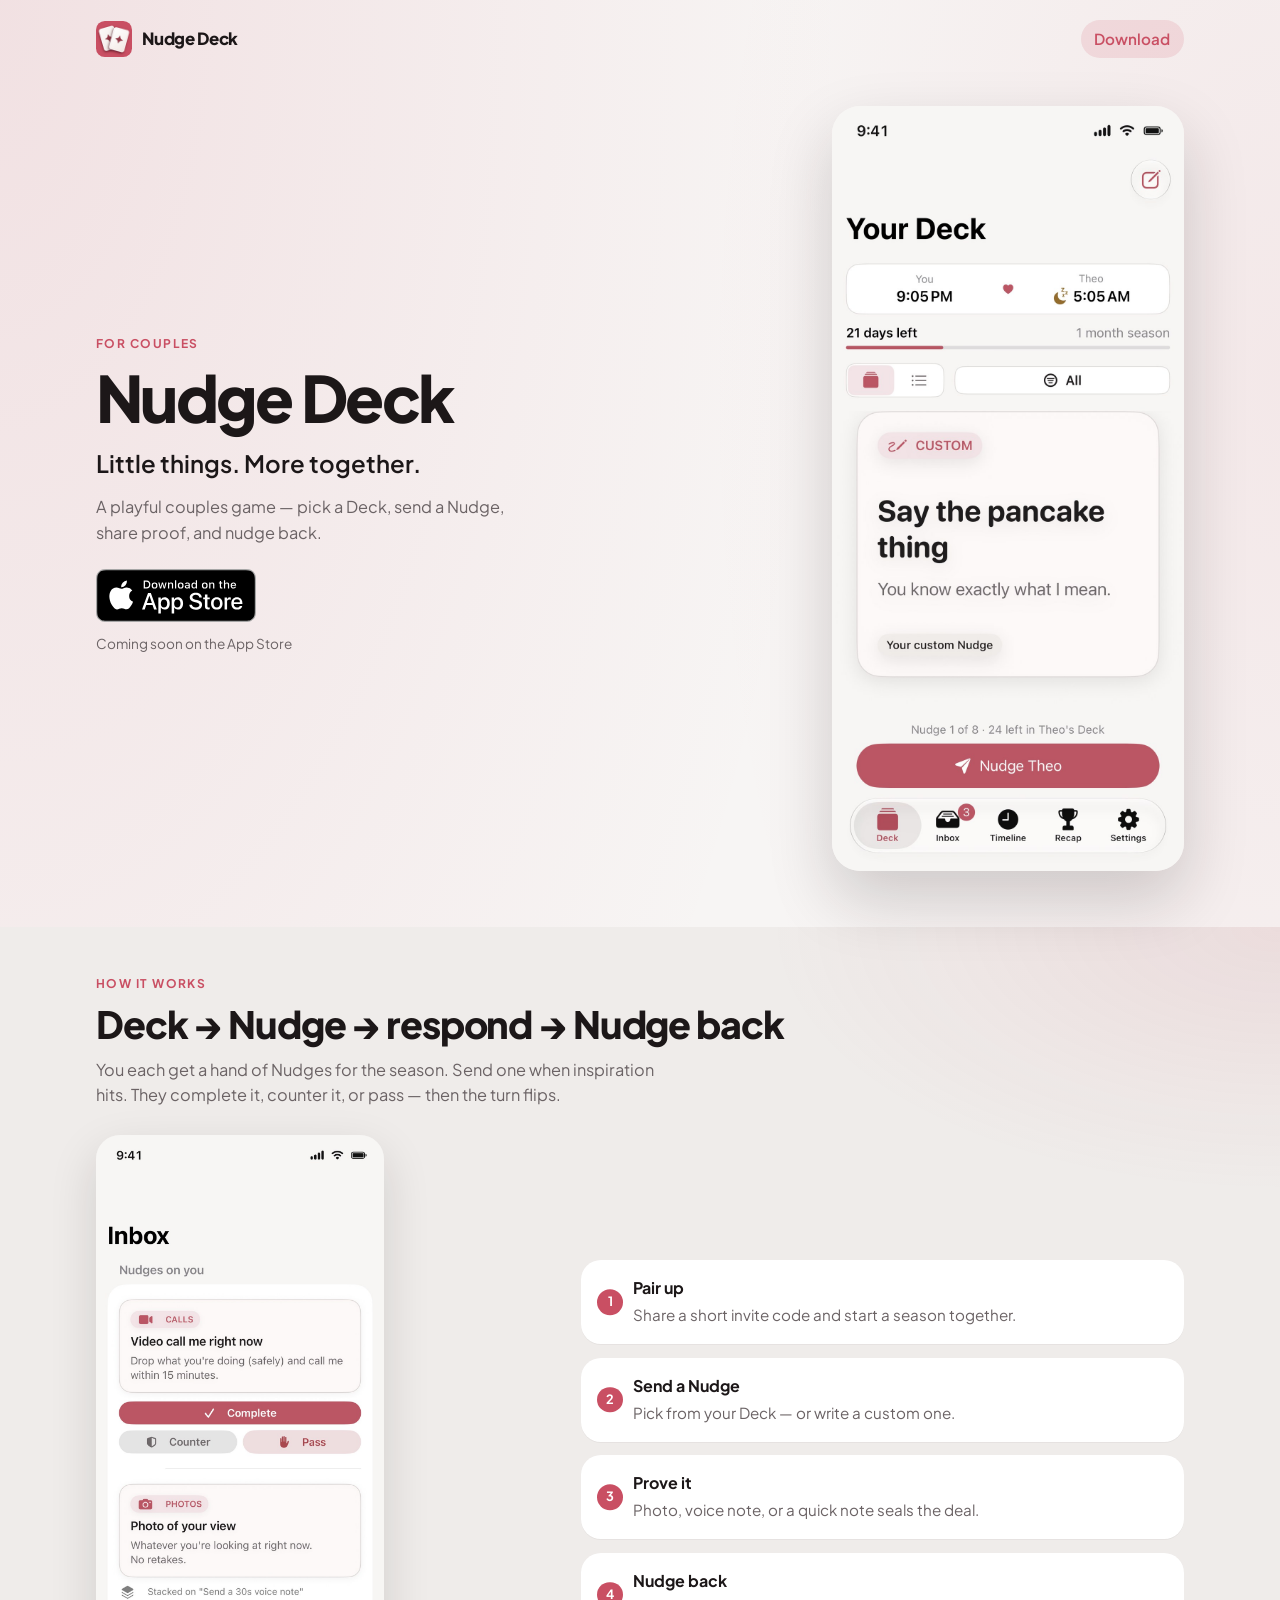
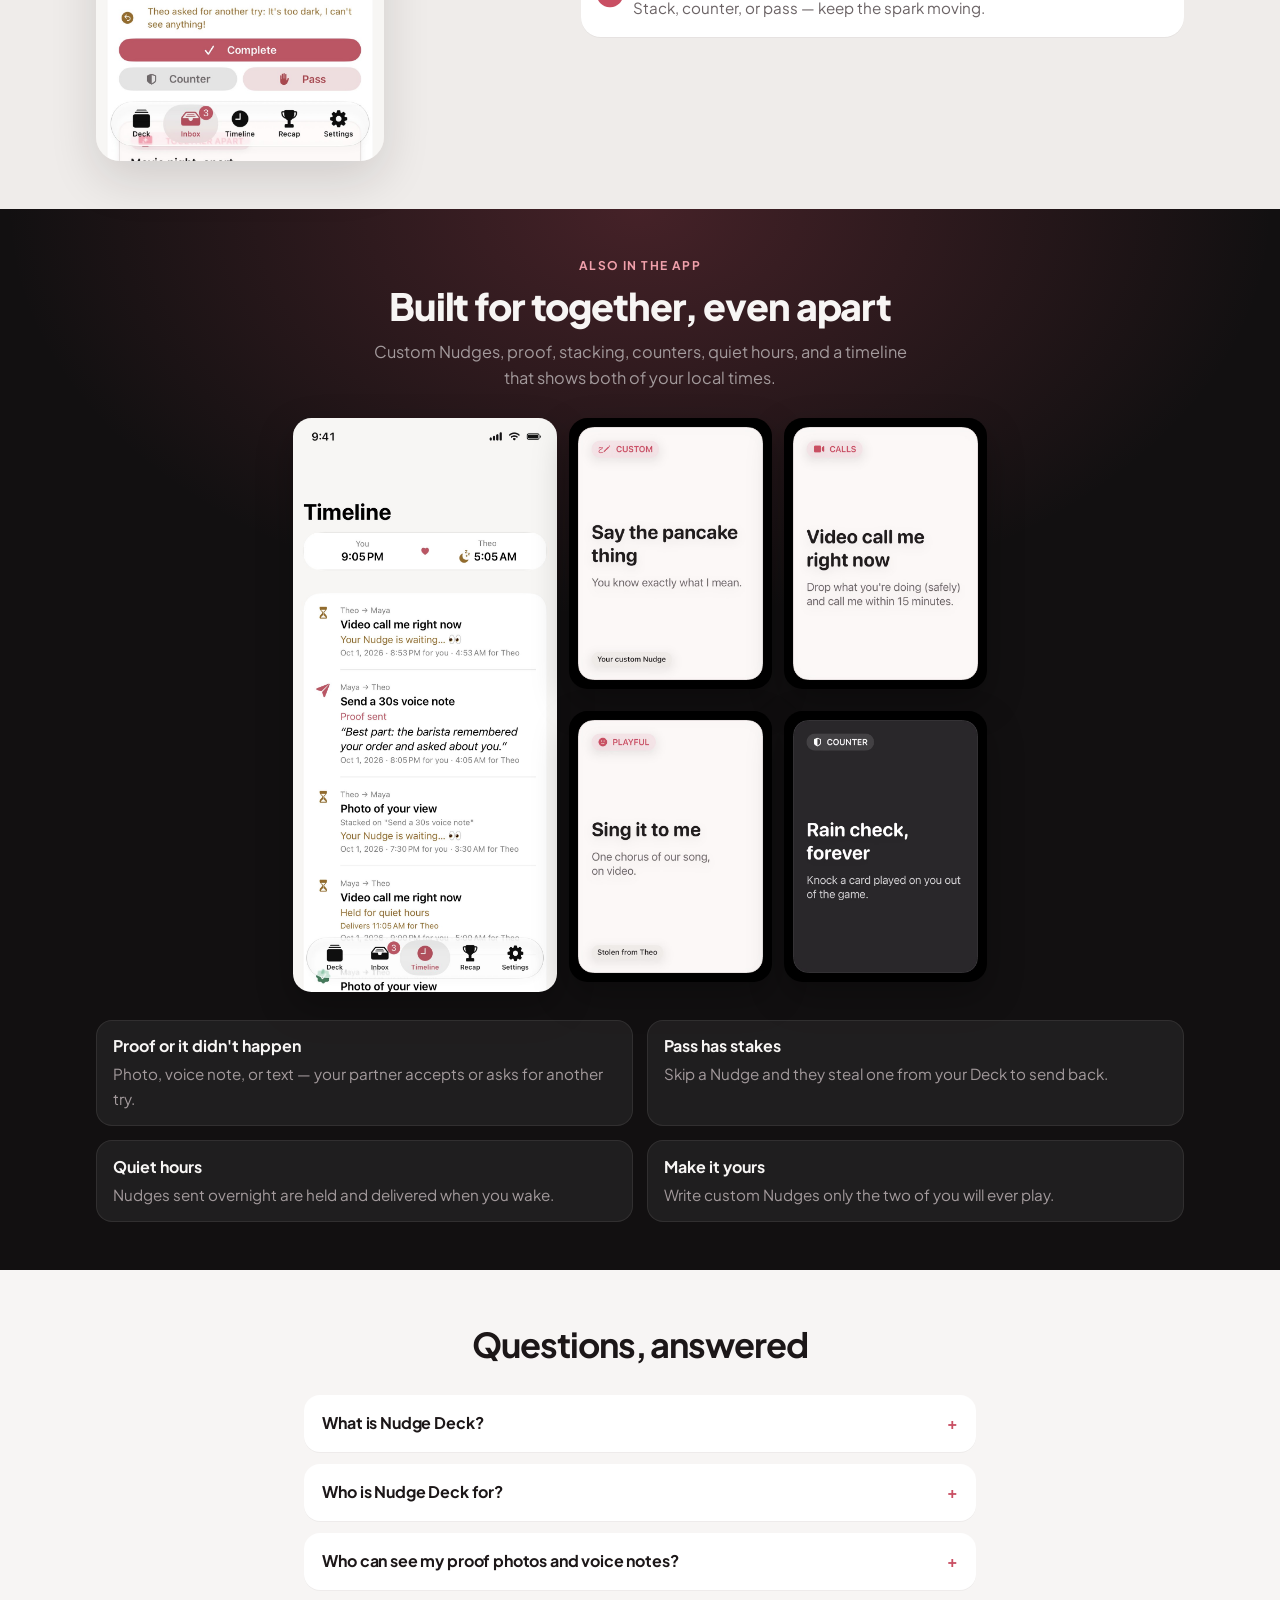
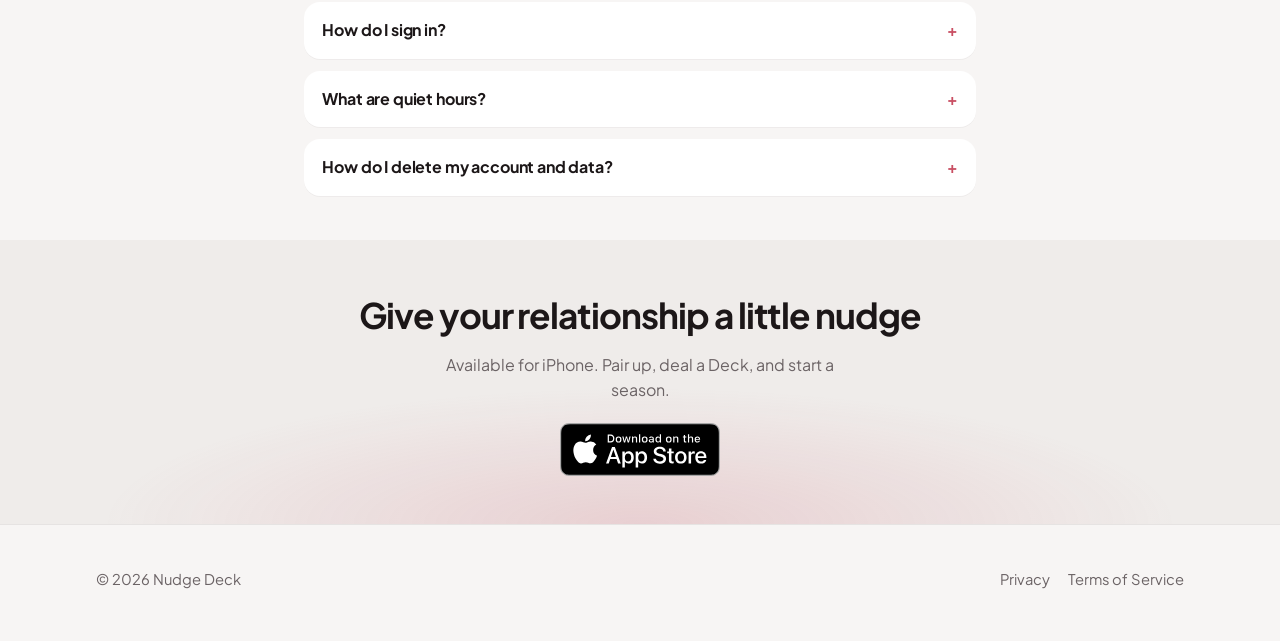
<file: landing/index.html>
<!DOCTYPE html>
<html lang="en">
	<head>
		<meta charset="UTF-8" />
		<meta name="viewport" content="width=device-width, initial-scale=1.0" />
		<!-- Set when the App Store listing is live -->
		<meta name="nudgedeck:app-store-url" content="" />
		<title>Nudge Deck — Little things. More together.</title>
		<meta
			name="description"
			content="Nudge Deck is a playful couples game for iOS. Pick a Deck, send a Nudge, share proof, and nudge back — little challenges that keep you close."
		/>
		<link rel="canonical" href="https://nudgedeck.app/" />
		<meta name="robots" content="index, follow" />
		<meta name="theme-color" content="#C94F63" />
		<meta property="og:type" content="website" />
		<meta property="og:site_name" content="Nudge Deck" />
		<meta property="og:url" content="https://nudgedeck.app/" />
		<meta property="og:title" content="Nudge Deck — Little things. More together." />
		<meta
			property="og:description"
			content="A playful couples game: pick a Deck, send a Nudge, share proof, and nudge back."
		/>
		<meta property="og:image" content="https://nudgedeck.app/assets/og-image.jpg" />
		<meta property="og:image:width" content="1200" />
		<meta property="og:image:height" content="630" />
		<meta name="twitter:card" content="summary_large_image" />
		<meta name="twitter:title" content="Nudge Deck — Little things. More together." />
		<meta
			name="twitter:description"
			content="A playful couples game for couples who want little moments, more often."
		/>
		<meta name="twitter:image" content="https://nudgedeck.app/assets/og-image.jpg" />
		<link rel="icon" type="image/png" href="./assets/favicon.png" />
		<link rel="apple-touch-icon" href="./assets/app-icon.png" />
		<link rel="stylesheet" href="./styles.css" />
		<script type="application/ld+json">
			{
				"@context": "https://schema.org",
				"@graph": [
					{
						"@type": "Organization",
						"@id": "https://nudgedeck.app/#organization",
						"name": "Nudge Deck",
						"url": "https://nudgedeck.app/",
						"email": "hello@nudgedeck.app",
						"logo": "https://nudgedeck.app/assets/app-icon.png"
					},
					{
						"@type": "SoftwareApplication",
						"@id": "https://nudgedeck.app/#app",
						"name": "Nudge Deck",
						"applicationCategory": "LifestyleApplication",
						"operatingSystem": "iOS",
						"description": "A playful couples game where you send each other little challenges, dares, questions, and things to do together.",
						"url": "https://nudgedeck.app/",
						"image": "https://nudgedeck.app/assets/og-image.jpg",
						"author": { "@id": "https://nudgedeck.app/#organization" },
						"offers": {
							"@type": "Offer",
							"price": "0",
							"priceCurrency": "USD"
						}
					},
					{
						"@type": "WebSite",
						"@id": "https://nudgedeck.app/#website",
						"url": "https://nudgedeck.app/",
						"name": "Nudge Deck",
						"publisher": { "@id": "https://nudgedeck.app/#organization" },
						"inLanguage": "en"
					},
					{
						"@type": "FAQPage",
						"@id": "https://nudgedeck.app/#faq",
						"mainEntity": [
							{
								"@type": "Question",
								"name": "What is Nudge Deck?",
								"acceptedAnswer": {
									"@type": "Answer",
									"text": "Nudge Deck is a playful couples game for iOS. You and your partner share a Deck of Nudges — little challenges, dares, questions, and things to do together — then take turns sending, responding, and nudging back."
								}
							},
							{
								"@type": "Question",
								"name": "Who is Nudge Deck for?",
								"acceptedAnswer": {
									"@type": "Answer",
									"text": "Nudge Deck is built for couples. You pair with one partner using an invite code and play together for a season."
								}
							},
							{
								"@type": "Question",
								"name": "Who can see my proof photos and voice notes?",
								"acceptedAnswer": {
									"@type": "Answer",
									"text": "Proof you attach to a Nudge is visible to your paired partner. It is not shown to other users."
								}
							},
							{
								"@type": "Question",
								"name": "How do I sign in?",
								"acceptedAnswer": {
									"@type": "Answer",
									"text": "Nudge Deck uses Sign in with Apple to create and secure your account."
								}
							},
							{
								"@type": "Question",
								"name": "What are quiet hours?",
								"acceptedAnswer": {
									"@type": "Answer",
									"text": "Quiet hours let you pause delivery of new Nudges overnight or during focus time. Nudges your partner sends during quiet hours are held and delivered when quiet hours end."
								}
							},
							{
								"@type": "Question",
								"name": "How do I delete my account and data?",
								"acceptedAnswer": {
									"@type": "Answer",
									"text": "Email hello@nudgedeck.app to request account and data deletion. We will confirm when the deletion is complete."
								}
							}
						]
					}
				]
			}
		</script>
	</head>
	<body>
		<a class="skip-link" href="#main">Skip to content</a>
		<header class="site-header">
			<div class="wrap-wide nav">
				<a class="brand" href="/">
					<img src="./assets/brand-icon.png" width="72" height="72" alt="" />
					<span>Nudge Deck</span>
				</a>
				<a class="nav-link" href="#download">Download</a>
			</div>
		</header>

		<main id="main">
			<section class="hero">
				<div class="wrap-wide hero-grid">
					<div class="hero-copy">
						<p class="eyebrow">For couples</p>
						<h1>Nudge Deck</h1>
						<p class="tagline">Little things. More together.</p>
						<p class="support">
							A playful couples game — pick a Deck, send a Nudge, share proof, and
							nudge back.
						</p>
						<div class="cta-row" id="download">
							<a
								class="app-store-badge"
								id="app-store-link"
								href="#download"
								aria-label="Download on the App Store"
							>
								<img
									src="./assets/app-store-badge.svg"
									width="160"
									height="54"
									alt="Download on the App Store"
								/>
							</a>
							<p class="cta-note" id="cta-note">Coming soon on the App Store</p>
						</div>
					</div>
					<div class="hero-visual">
						<img
							src="./assets/screenshots/phone-deck.jpg"
							width="990"
							height="2152"
							alt="Nudge Deck Your Deck screen with a custom Nudge ready to send"
							fetchpriority="high"
						/>
					</div>
				</div>
			</section>

			<section class="section soft" aria-labelledby="how-heading">
				<div class="wrap-wide">
					<p class="section-label">How it works</p>
					<h2 id="how-heading">Deck → Nudge → respond → Nudge back</h2>
					<p class="section-copy">
						You each get a hand of Nudges for the season. Send one when inspiration
						hits. They complete it, counter it, or pass — then the turn flips.
					</p>
					<div class="how-grid">
						<div class="how-visual">
							<img
								src="./assets/screenshots/phone-inbox.jpg"
								width="990"
								height="2152"
								alt="Inbox with Nudges to complete, counter, or pass"
								loading="lazy"
							/>
						</div>
						<ol class="steps">
							<li>
								<strong>Pair up</strong>
								<span>Share a short invite code and start a season together.</span>
							</li>
							<li>
								<strong>Send a Nudge</strong>
								<span>Pick from your Deck — or write a custom one.</span>
							</li>
							<li>
								<strong>Prove it</strong>
								<span>Photo, voice note, or a quick note seals the deal.</span>
							</li>
							<li>
								<strong>Nudge back</strong>
								<span>Stack, counter, or pass — keep the spark moving.</span>
							</li>
						</ol>
					</div>
				</div>
			</section>

			<section class="section dark" aria-labelledby="features-heading">
				<div class="wrap-wide">
					<div class="features-intro">
						<p class="section-label">Also in the app</p>
						<h2 id="features-heading">Built for together, even apart</h2>
						<p class="section-copy">
							Custom Nudges, proof, stacking, counters, quiet hours, and a timeline
							that shows both of your local times.
						</p>
					</div>

					<div class="feature-mosaic">
						<img
							class="phone"
							src="./assets/screenshots/phone-timeline.jpg"
							width="990"
							height="2152"
							alt="Timeline of stacked Nudges across time zones"
							loading="lazy"
						/>
						<img
							class="card"
							src="./assets/screenshots/card-custom.jpg"
							width="720"
							height="960"
							alt="Custom Nudge card — Say the pancake thing"
							loading="lazy"
						/>
						<img
							class="card"
							src="./assets/screenshots/card-calls.jpg"
							width="720"
							height="960"
							alt="Calls Nudge — Video call me right now"
							loading="lazy"
						/>
						<img
							class="card"
							src="./assets/screenshots/card-playful.jpg"
							width="720"
							height="960"
							alt="Playful Nudge — Sing it to me"
							loading="lazy"
						/>
						<img
							class="card"
							src="./assets/screenshots/card-counter.jpg"
							width="720"
							height="960"
							alt="Counter card — Rain check, forever"
							loading="lazy"
						/>
					</div>

					<ul class="feature-points">
						<li>
							<strong>Proof or it didn't happen</strong>
							<span>Photo, voice note, or text — your partner accepts or asks for another try.</span>
						</li>
						<li>
							<strong>Pass has stakes</strong>
							<span>Skip a Nudge and they steal one from your Deck to send back.</span>
						</li>
						<li>
							<strong>Quiet hours</strong>
							<span>Nudges sent overnight are held and delivered when you wake.</span>
						</li>
						<li>
							<strong>Make it yours</strong>
							<span>Write custom Nudges only the two of you will ever play.</span>
						</li>
					</ul>
				</div>
			</section>

			<section class="faq wrap" aria-labelledby="faq-heading">
				<h2 id="faq-heading">Questions, answered</h2>
				<details>
					<summary>What is Nudge Deck?</summary>
					<p>
						Nudge Deck is a playful couples game for iOS. You and your partner share
						a Deck of Nudges — little challenges, dares, questions, and things to do
						together — then take turns sending, responding, and nudging back.
					</p>
				</details>
				<details>
					<summary>Who is Nudge Deck for?</summary>
					<p>
						Nudge Deck is built for couples. You pair with one partner using an
						invite code and play together for a season.
					</p>
				</details>
				<details>
					<summary>Who can see my proof photos and voice notes?</summary>
					<p>
						Proof you attach to a Nudge is visible to your paired partner. It is not
						shown to other users.
					</p>
				</details>
				<details>
					<summary>How do I sign in?</summary>
					<p>
						Nudge Deck uses Sign in with Apple to create and secure your account.
					</p>
				</details>
				<details>
					<summary>What are quiet hours?</summary>
					<p>
						Quiet hours let you pause delivery of new Nudges overnight or during
						focus time. Nudges your partner sends during quiet hours are held and
						delivered when quiet hours end.
					</p>
				</details>
				<details>
					<summary>How do I delete my account and data?</summary>
					<p>
						Email
						<a href="mailto:hello@nudgedeck.app">hello@nudgedeck.app</a>
						to request account and data deletion. We will confirm when the deletion
						is complete.
					</p>
				</details>
			</section>

			<section class="download" aria-labelledby="get-heading">
				<div class="wrap">
					<h2 id="get-heading">Give your relationship a little nudge</h2>
					<p>Available for iPhone. Pair up, deal a Deck, and start a season.</p>
					<a
						class="app-store-badge"
						id="app-store-link-footer"
						href="#download"
						aria-label="Download on the App Store"
					>
						<img
							src="./assets/app-store-badge.svg"
							width="160"
							height="54"
							alt="Download on the App Store"
						/>
					</a>
				</div>
			</section>
		</main>

		<footer class="site-footer">
			<div class="wrap-wide footer-inner">
				<p>© <span id="year">2026</span> Nudge Deck</p>
				<nav class="footer-links" aria-label="Footer">
					<a href="./privacy">Privacy</a>
					<a href="./terms">Terms of Service</a>
				</nav>
			</div>
		</footer>

		<script>
			(function () {
				var yearEl = document.getElementById("year");
				if (yearEl) yearEl.textContent = String(new Date().getFullYear());

				var meta = document.querySelector('meta[name="nudgedeck:app-store-url"]');
				var url = meta && meta.getAttribute("content") ? meta.getAttribute("content").trim() : "";
				var links = [
					document.getElementById("app-store-link"),
					document.getElementById("app-store-link-footer"),
				];
				var note = document.getElementById("cta-note");
				if (url) {
					links.forEach(function (link) {
						if (!link) return;
						link.href = url;
						link.target = "_blank";
						link.rel = "noopener noreferrer";
					});
					if (note) note.hidden = true;
				}
			})();
		</script>
	</body>
</html>
</file>
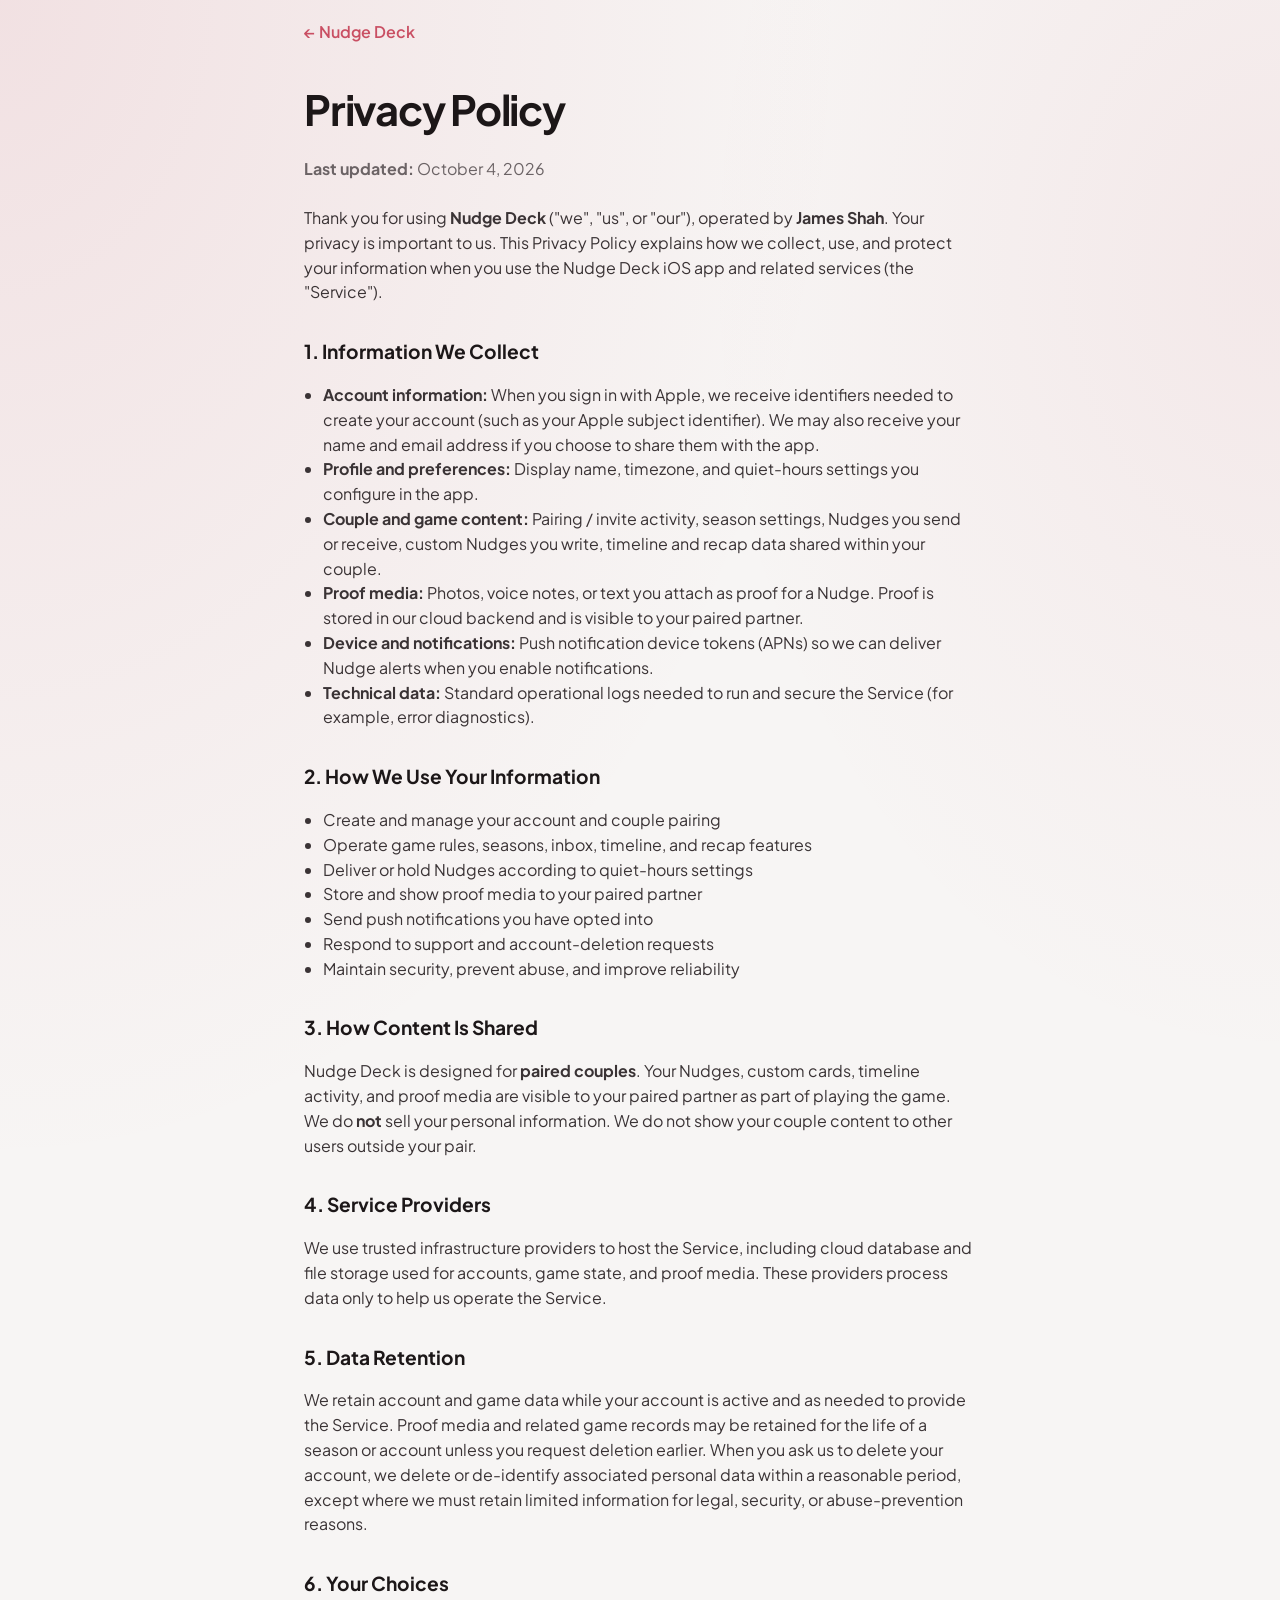
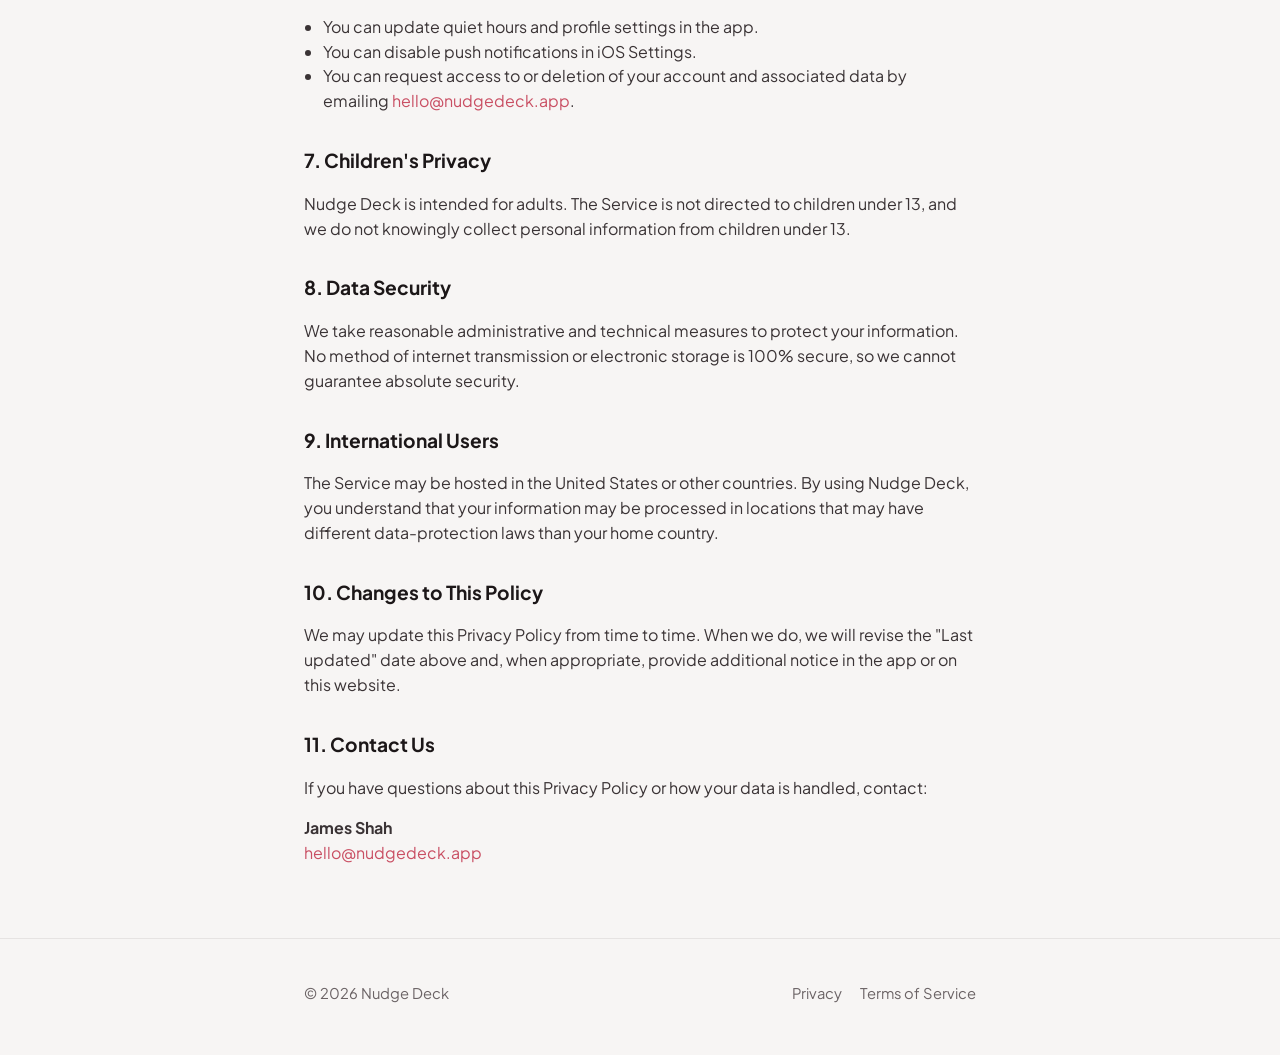
<file: landing/privacy.html>
<!DOCTYPE html>
<html lang="en">
	<head>
		<meta charset="UTF-8" />
		<meta name="viewport" content="width=device-width, initial-scale=1.0" />
		<title>Privacy Policy — Nudge Deck</title>
		<meta
			name="description"
			content="Privacy Policy for Nudge Deck, the playful couples game for iOS."
		/>
		<link rel="canonical" href="https://nudgedeck.app/privacy.html" />
		<meta name="robots" content="index, follow" />
		<meta property="og:type" content="website" />
		<meta property="og:url" content="https://nudgedeck.app/privacy.html" />
		<meta property="og:title" content="Privacy Policy — Nudge Deck" />
		<meta
			property="og:description"
			content="How Nudge Deck collects, uses, and protects your information."
		/>
		<meta property="og:image" content="https://nudgedeck.app/assets/og-image.jpg" />
		<link rel="icon" type="image/png" href="./assets/favicon.png" />
		<link rel="stylesheet" href="./styles.css" />
	</head>
	<body>
		<header class="legal-nav wrap">
			<a href="./">← Nudge Deck</a>
		</header>
		<main class="legal">
			<h1>Privacy Policy</h1>
			<p class="updated"><strong>Last updated:</strong> October 4, 2026</p>

			<p>
				Thank you for using <strong>Nudge Deck</strong> ("we", "us", or "our"),
				operated by <strong>James Shah</strong>. Your privacy is important to us.
				This Privacy Policy explains how we collect, use, and protect your
				information when you use the Nudge Deck iOS app and related services
				(the "Service").
			</p>

			<h2>1. Information We Collect</h2>
			<ul>
				<li>
					<strong>Account information:</strong> When you sign in with Apple, we
					receive identifiers needed to create your account (such as your Apple
					subject identifier). We may also receive your name and email address
					if you choose to share them with the app.
				</li>
				<li>
					<strong>Profile and preferences:</strong> Display name, timezone, and
					quiet-hours settings you configure in the app.
				</li>
				<li>
					<strong>Couple and game content:</strong> Pairing / invite activity,
					season settings, Nudges you send or receive, custom Nudges you write,
					timeline and recap data shared within your couple.
				</li>
				<li>
					<strong>Proof media:</strong> Photos, voice notes, or text you attach
					as proof for a Nudge. Proof is stored in our cloud backend and is
					visible to your paired partner.
				</li>
				<li>
					<strong>Device and notifications:</strong> Push notification device
					tokens (APNs) so we can deliver Nudge alerts when you enable
					notifications.
				</li>
				<li>
					<strong>Technical data:</strong> Standard operational logs needed to
					run and secure the Service (for example, error diagnostics).
				</li>
			</ul>

			<h2>2. How We Use Your Information</h2>
			<ul>
				<li>Create and manage your account and couple pairing</li>
				<li>Operate game rules, seasons, inbox, timeline, and recap features</li>
				<li>Deliver or hold Nudges according to quiet-hours settings</li>
				<li>Store and show proof media to your paired partner</li>
				<li>Send push notifications you have opted into</li>
				<li>Respond to support and account-deletion requests</li>
				<li>Maintain security, prevent abuse, and improve reliability</li>
			</ul>

			<h2>3. How Content Is Shared</h2>
			<p>
				Nudge Deck is designed for <strong>paired couples</strong>. Your Nudges,
				custom cards, timeline activity, and proof media are visible to your
				paired partner as part of playing the game. We do
				<strong>not</strong> sell your personal information. We do not show your
				couple content to other users outside your pair.
			</p>

			<h2>4. Service Providers</h2>
			<p>
				We use trusted infrastructure providers to host the Service, including
				cloud database and file storage used for accounts, game state, and proof
				media. These providers process data only to help us operate the Service.
			</p>

			<h2>5. Data Retention</h2>
			<p>
				We retain account and game data while your account is active and as
				needed to provide the Service. Proof media and related game records may
				be retained for the life of a season or account unless you request
				deletion earlier. When you ask us to delete your account, we delete or
				de-identify associated personal data within a reasonable period, except
				where we must retain limited information for legal, security, or
				abuse-prevention reasons.
			</p>

			<h2>6. Your Choices</h2>
			<ul>
				<li>You can update quiet hours and profile settings in the app.</li>
				<li>You can disable push notifications in iOS Settings.</li>
				<li>
					You can request access to or deletion of your account and associated
					data by emailing
					<a href="mailto:hello@nudgedeck.app">hello@nudgedeck.app</a>.
				</li>
			</ul>

			<h2>7. Children's Privacy</h2>
			<p>
				Nudge Deck is intended for adults. The Service is not directed to
				children under 13, and we do not knowingly collect personal information
				from children under 13.
			</p>

			<h2>8. Data Security</h2>
			<p>
				We take reasonable administrative and technical measures to protect your
				information. No method of internet transmission or electronic storage is
				100% secure, so we cannot guarantee absolute security.
			</p>

			<h2>9. International Users</h2>
			<p>
				The Service may be hosted in the United States or other countries. By
				using Nudge Deck, you understand that your information may be processed
				in locations that may have different data-protection laws than your home
				country.
			</p>

			<h2>10. Changes to This Policy</h2>
			<p>
				We may update this Privacy Policy from time to time. When we do, we will
				revise the "Last updated" date above and, when appropriate, provide
				additional notice in the app or on this website.
			</p>

			<h2>11. Contact Us</h2>
			<p>
				If you have questions about this Privacy Policy or how your data is
				handled, contact:
			</p>
			<p>
				<strong>James Shah</strong><br />
				<a href="mailto:hello@nudgedeck.app">hello@nudgedeck.app</a>
			</p>
		</main>
		<footer class="site-footer">
			<div class="wrap footer-inner">
				<p>© <span id="year">2026</span> Nudge Deck</p>
				<nav class="footer-links" aria-label="Footer">
					<a href="./privacy">Privacy</a>
					<a href="./terms">Terms of Service</a>
				</nav>
			</div>
		</footer>
		<script>
			document.getElementById("year").textContent = String(new Date().getFullYear());
		</script>
	</body>
</html>
</file>
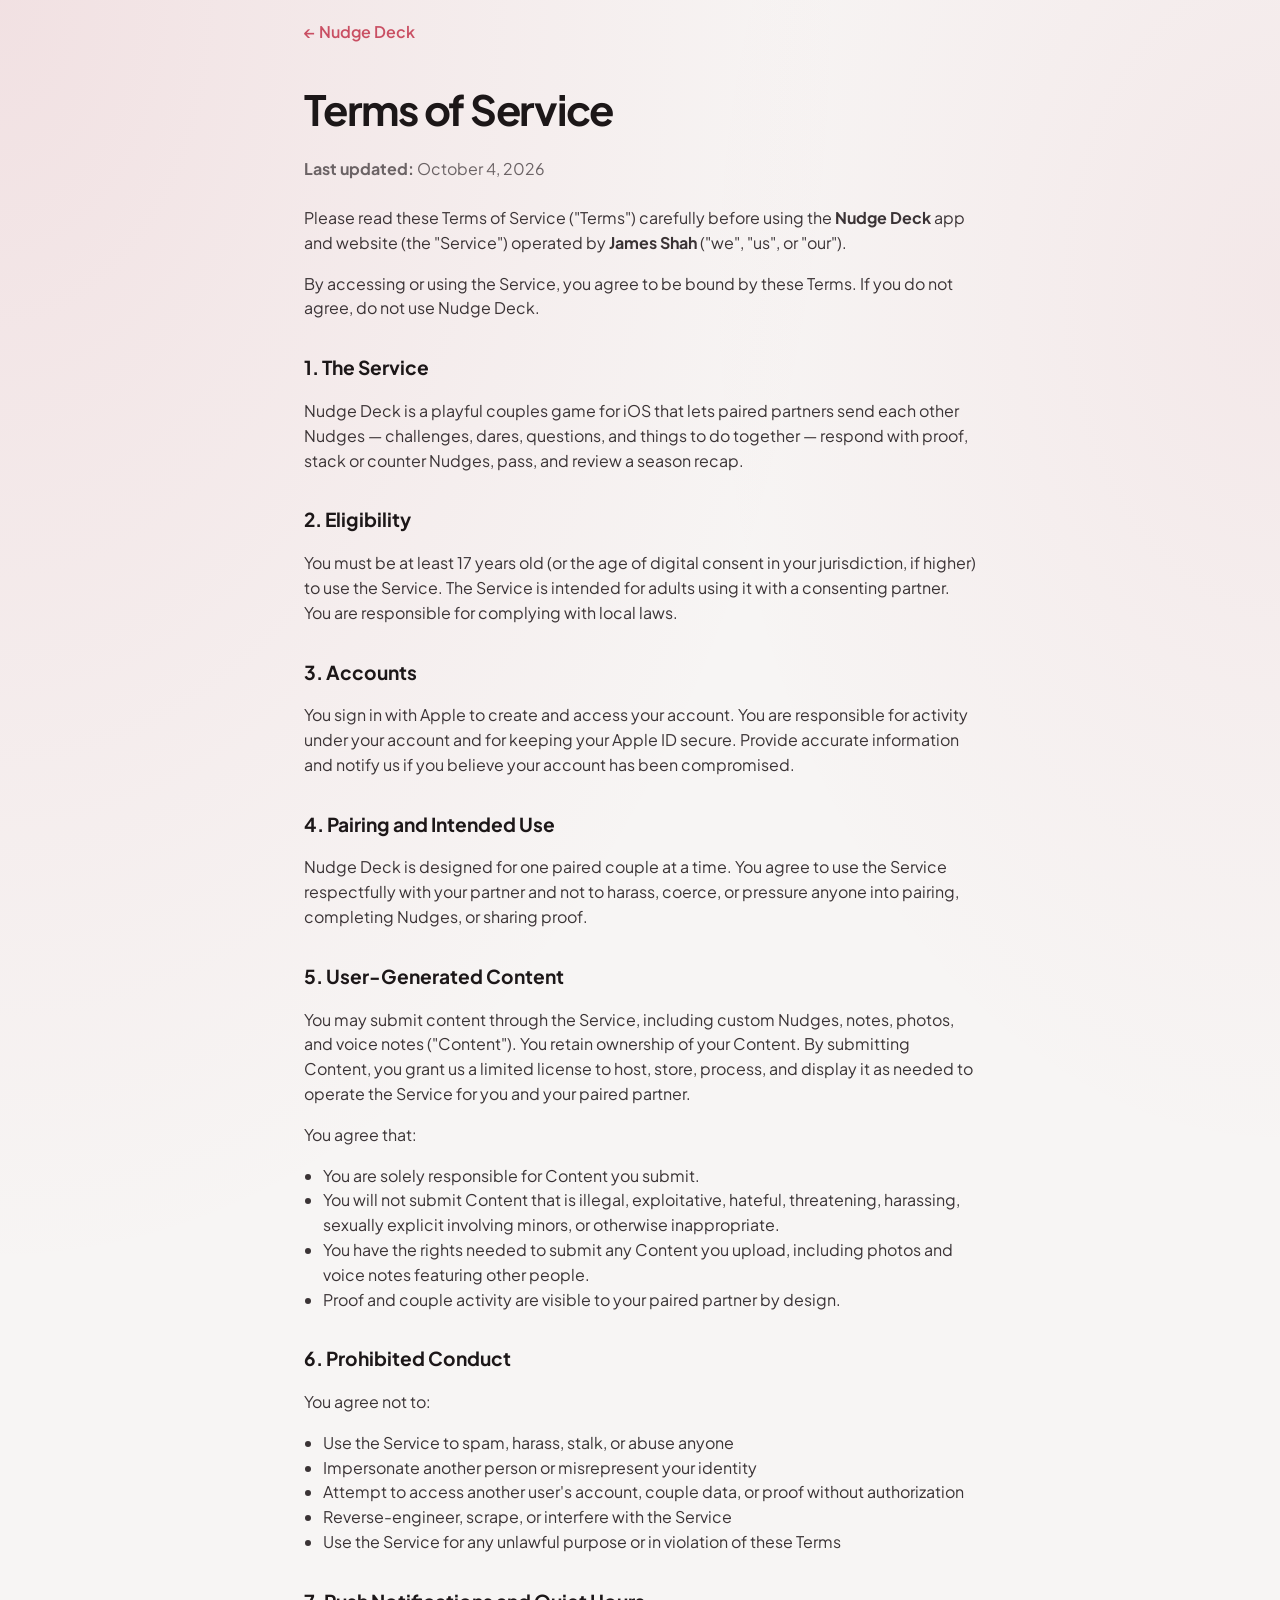
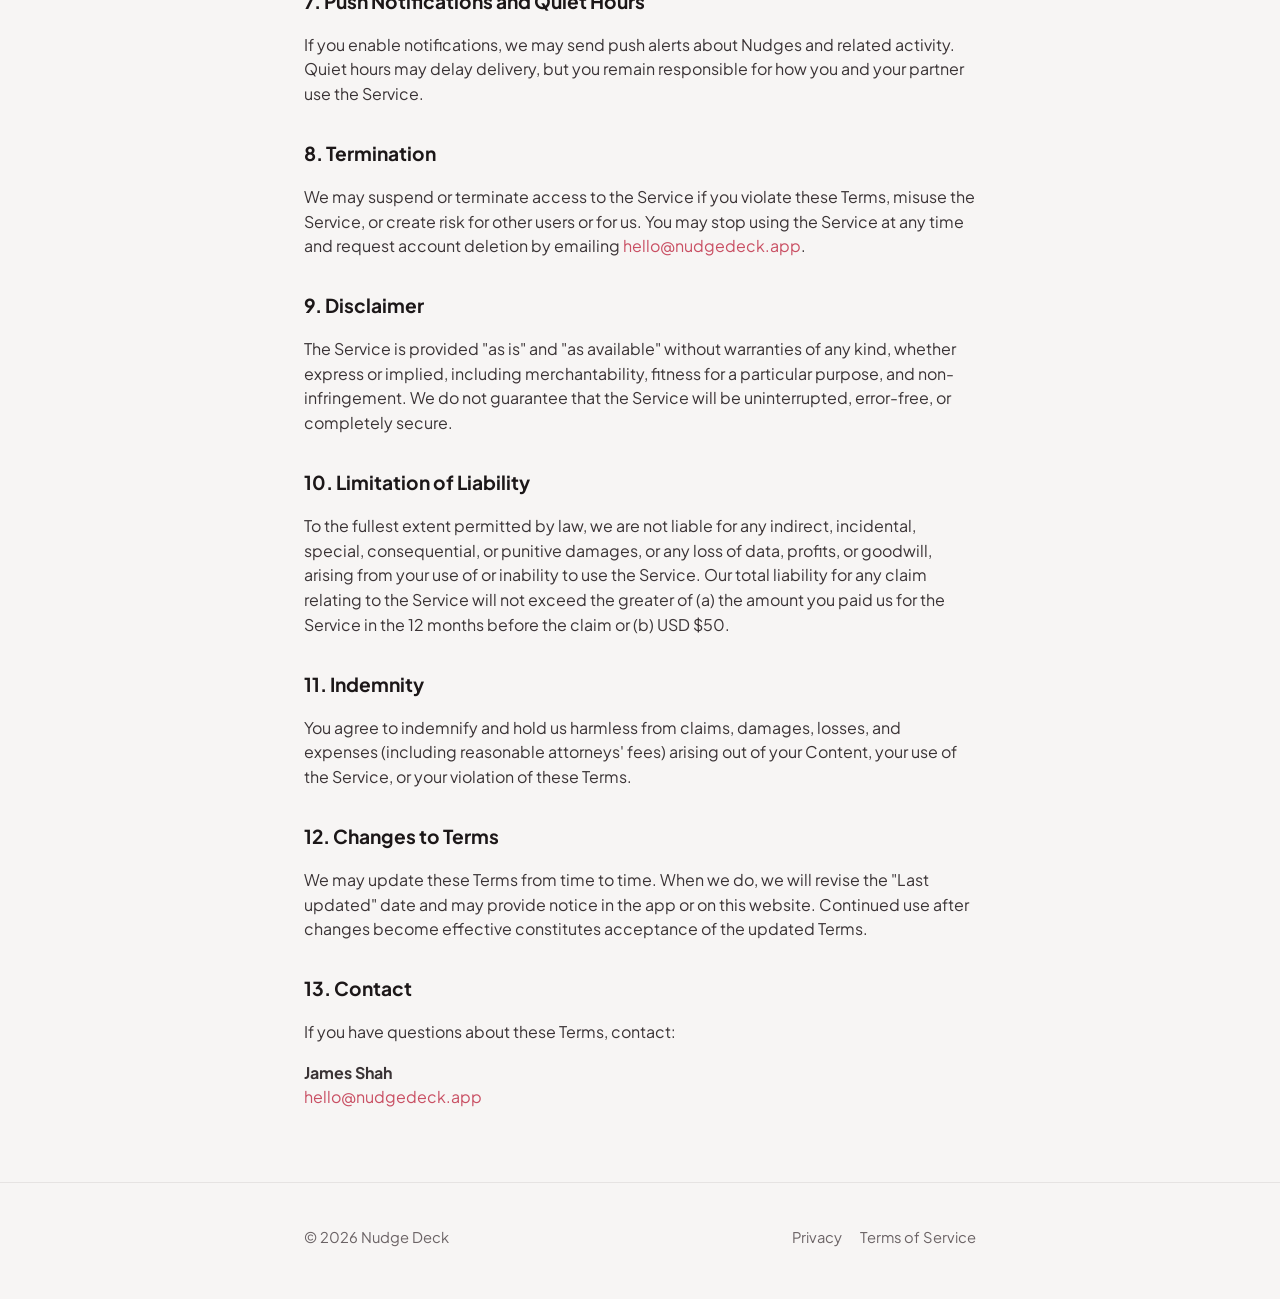
<file: landing/terms.html>
<!DOCTYPE html>
<html lang="en">
	<head>
		<meta charset="UTF-8" />
		<meta name="viewport" content="width=device-width, initial-scale=1.0" />
		<title>Terms of Service — Nudge Deck</title>
		<meta
			name="description"
			content="Terms of Service for Nudge Deck, the playful couples game for iOS."
		/>
		<link rel="canonical" href="https://nudgedeck.app/terms.html" />
		<meta name="robots" content="index, follow" />
		<meta property="og:type" content="website" />
		<meta property="og:url" content="https://nudgedeck.app/terms.html" />
		<meta property="og:title" content="Terms of Service — Nudge Deck" />
		<meta
			property="og:description"
			content="Terms that govern your use of the Nudge Deck app and website."
		/>
		<meta property="og:image" content="https://nudgedeck.app/assets/og-image.jpg" />
		<link rel="icon" type="image/png" href="./assets/favicon.png" />
		<link rel="stylesheet" href="./styles.css" />
	</head>
	<body>
		<header class="legal-nav wrap">
			<a href="./">← Nudge Deck</a>
		</header>
		<main class="legal">
			<h1>Terms of Service</h1>
			<p class="updated"><strong>Last updated:</strong> October 4, 2026</p>

			<p>
				Please read these Terms of Service ("Terms") carefully before using the
				<strong>Nudge Deck</strong> app and website (the "Service") operated by
				<strong>James Shah</strong> ("we", "us", or "our").
			</p>
			<p>
				By accessing or using the Service, you agree to be bound by these Terms.
				If you do not agree, do not use Nudge Deck.
			</p>

			<h2>1. The Service</h2>
			<p>
				Nudge Deck is a playful couples game for iOS that lets paired partners
				send each other Nudges — challenges, dares, questions, and things to do
				together — respond with proof, stack or counter Nudges, pass, and review
				a season recap.
			</p>

			<h2>2. Eligibility</h2>
			<p>
				You must be at least 17 years old (or the age of digital consent in your
				jurisdiction, if higher) to use the Service. The Service is intended for
				adults using it with a consenting partner. You are responsible for
				complying with local laws.
			</p>

			<h2>3. Accounts</h2>
			<p>
				You sign in with Apple to create and access your account. You are
				responsible for activity under your account and for keeping your Apple ID
				secure. Provide accurate information and notify us if you believe your
				account has been compromised.
			</p>

			<h2>4. Pairing and Intended Use</h2>
			<p>
				Nudge Deck is designed for one paired couple at a time. You agree to use
				the Service respectfully with your partner and not to harass, coerce, or
				pressure anyone into pairing, completing Nudges, or sharing proof.
			</p>

			<h2>5. User-Generated Content</h2>
			<p>
				You may submit content through the Service, including custom Nudges,
				notes, photos, and voice notes ("Content"). You retain ownership of your
				Content. By submitting Content, you grant us a limited license to host,
				store, process, and display it as needed to operate the Service for you
				and your paired partner.
			</p>
			<p>You agree that:</p>
			<ul>
				<li>You are solely responsible for Content you submit.</li>
				<li>
					You will not submit Content that is illegal, exploitative, hateful,
					threatening, harassing, sexually explicit involving minors, or
					otherwise inappropriate.
				</li>
				<li>
					You have the rights needed to submit any Content you upload, including
					photos and voice notes featuring other people.
				</li>
				<li>
					Proof and couple activity are visible to your paired partner by design.
				</li>
			</ul>

			<h2>6. Prohibited Conduct</h2>
			<p>You agree not to:</p>
			<ul>
				<li>Use the Service to spam, harass, stalk, or abuse anyone</li>
				<li>Impersonate another person or misrepresent your identity</li>
				<li>
					Attempt to access another user's account, couple data, or proof without
					authorization
				</li>
				<li>Reverse-engineer, scrape, or interfere with the Service</li>
				<li>
					Use the Service for any unlawful purpose or in violation of these Terms
				</li>
			</ul>

			<h2>7. Push Notifications and Quiet Hours</h2>
			<p>
				If you enable notifications, we may send push alerts about Nudges and
				related activity. Quiet hours may delay delivery, but you remain
				responsible for how you and your partner use the Service.
			</p>

			<h2>8. Termination</h2>
			<p>
				We may suspend or terminate access to the Service if you violate these
				Terms, misuse the Service, or create risk for other users or for us. You
				may stop using the Service at any time and request account deletion by
				emailing
				<a href="mailto:hello@nudgedeck.app">hello@nudgedeck.app</a>.
			</p>

			<h2>9. Disclaimer</h2>
			<p>
				The Service is provided "as is" and "as available" without warranties of
				any kind, whether express or implied, including merchantability, fitness
				for a particular purpose, and non-infringement. We do not guarantee that
				the Service will be uninterrupted, error-free, or completely secure.
			</p>

			<h2>10. Limitation of Liability</h2>
			<p>
				To the fullest extent permitted by law, we are not liable for any
				indirect, incidental, special, consequential, or punitive damages, or any
				loss of data, profits, or goodwill, arising from your use of or inability
				to use the Service. Our total liability for any claim relating to the
				Service will not exceed the greater of (a) the amount you paid us for the
				Service in the 12 months before the claim or (b) USD $50.
			</p>

			<h2>11. Indemnity</h2>
			<p>
				You agree to indemnify and hold us harmless from claims, damages, losses,
				and expenses (including reasonable attorneys' fees) arising out of your
				Content, your use of the Service, or your violation of these Terms.
			</p>

			<h2>12. Changes to Terms</h2>
			<p>
				We may update these Terms from time to time. When we do, we will revise
				the "Last updated" date and may provide notice in the app or on this
				website. Continued use after changes become effective constitutes
				acceptance of the updated Terms.
			</p>

			<h2>13. Contact</h2>
			<p>If you have questions about these Terms, contact:</p>
			<p>
				<strong>James Shah</strong><br />
				<a href="mailto:hello@nudgedeck.app">hello@nudgedeck.app</a>
			</p>
		</main>
		<footer class="site-footer">
			<div class="wrap footer-inner">
				<p>© <span id="year">2026</span> Nudge Deck</p>
				<nav class="footer-links" aria-label="Footer">
					<a href="./privacy">Privacy</a>
					<a href="./terms">Terms of Service</a>
				</nav>
			</div>
		</footer>
		<script>
			document.getElementById("year").textContent = String(new Date().getFullYear());
		</script>
	</body>
</html>
</file>
<file: landing/styles.css>
@import url("https://fonts.googleapis.com/css2?family=Plus+Jakarta+Sans:ital,wght@0,400;0,500;0,600;0,700;0,800;1,400&display=swap");

:root {
	--brand: #c94f63;
	--brand-strong: #d15d6d;
	--brand-soft: rgba(201, 79, 99, 0.14);
	--canvas: #f7f5f4;
	--canvas-deep: #efecea;
	--ink: #1c1718;
	--ink-muted: #6b6365;
	--surface: #ffffff;
	--dark: #121011;
	--dark-muted: #a39a9c;
	--max: 42rem;
	--max-wide: 68rem;
	--radius: 1.25rem;
	--ease: cubic-bezier(0.22, 1, 0.36, 1);
}

*,
*::before,
*::after {
	box-sizing: border-box;
}

html {
	scroll-behavior: smooth;
}

body {
	margin: 0;
	font-family: "Plus Jakarta Sans", system-ui, -apple-system, sans-serif;
	color: var(--ink);
	background:
		radial-gradient(120% 80% at 0% 0%, rgba(201, 79, 99, 0.12), transparent 55%),
		radial-gradient(90% 60% at 100% 10%, rgba(201, 79, 99, 0.08), transparent 50%),
		var(--canvas);
	line-height: 1.55;
	-webkit-font-smoothing: antialiased;
	text-rendering: optimizeLegibility;
}

img {
	max-width: 100%;
	height: auto;
	display: block;
}

a {
	color: var(--brand);
	text-decoration: none;
}

a:hover {
	text-decoration: underline;
}

.skip-link {
	position: absolute;
	left: -999px;
	top: 0;
	background: var(--brand);
	color: white;
	padding: 0.75rem 1rem;
	z-index: 100;
}

.skip-link:focus {
	left: 1rem;
	top: 1rem;
}

.wrap {
	width: min(100% - 2rem, var(--max));
	margin-inline: auto;
}

.wrap-wide {
	width: min(100% - 2rem, var(--max-wide));
	margin-inline: auto;
}

/* Nav */
.site-header {
	padding: 1.25rem 0 0.5rem;
}

.nav {
	display: flex;
	align-items: center;
	justify-content: space-between;
	gap: 1rem;
}

.brand {
	display: inline-flex;
	align-items: center;
	gap: 0.65rem;
	color: var(--ink);
	text-decoration: none;
	font-weight: 800;
	font-size: 1.05rem;
	letter-spacing: -0.02em;
}

.brand:hover {
	text-decoration: none;
}

.brand img {
	width: 2.25rem;
	height: 2.25rem;
	border-radius: 0.55rem;
}

.nav-link {
	font-weight: 600;
	font-size: 0.95rem;
	color: var(--brand);
	text-decoration: none;
	padding: 0.45rem 0.85rem;
	border-radius: 999px;
	background: var(--brand-soft);
}

.nav-link:hover {
	text-decoration: none;
	background: rgba(201, 79, 99, 0.22);
}

/* Hero — stacked on mobile, split on large screens */
.hero {
	padding: 1.5rem 0 2.75rem;
}

.hero-grid {
	display: grid;
	gap: 1.75rem;
	align-items: center;
}

.hero-copy {
	text-align: center;
}

.eyebrow {
	display: inline-block;
	font-size: 0.75rem;
	font-weight: 700;
	letter-spacing: 0.12em;
	text-transform: uppercase;
	color: var(--brand);
	margin-bottom: 0.65rem;
	animation: rise 0.8s var(--ease) both;
}

.hero h1 {
	margin: 0;
	font-size: clamp(2.4rem, 10vw, 3.75rem);
	line-height: 1.05;
	letter-spacing: -0.04em;
	font-weight: 800;
	animation: rise 0.85s var(--ease) 0.05s both;
}

.tagline {
	margin: 0.85rem 0 0;
	font-size: clamp(1.15rem, 4vw, 1.5rem);
	font-weight: 600;
	color: var(--ink);
	animation: rise 0.9s var(--ease) 0.1s both;
}

.support {
	margin: 0.75rem auto 0;
	max-width: 28rem;
	color: var(--ink-muted);
	font-size: 1.02rem;
	animation: rise 0.95s var(--ease) 0.15s both;
}

.cta-row {
	margin-top: 1.5rem;
	display: flex;
	flex-direction: column;
	align-items: center;
	gap: 0.65rem;
	animation: rise 1s var(--ease) 0.2s both;
}

.app-store-badge img {
	width: 10rem;
}

.cta-note {
	margin: 0;
	font-size: 0.85rem;
	color: var(--ink-muted);
}

.hero-visual {
	margin: 0 auto;
	width: min(100%, 18rem);
	animation: rise 1s var(--ease) 0.15s both;
}

.hero-visual img {
	width: 100%;
	border-radius: 1.75rem;
	box-shadow: 0 28px 64px rgba(28, 23, 24, 0.18);
}

/* Sections */
.section {
	padding: 3rem 0;
}

.section-label {
	margin: 0 0 0.5rem;
	font-size: 0.75rem;
	font-weight: 700;
	letter-spacing: 0.12em;
	text-transform: uppercase;
	color: var(--brand);
}

.section h2 {
	margin: 0;
	font-size: clamp(1.7rem, 6vw, 2.35rem);
	line-height: 1.15;
	letter-spacing: -0.03em;
	font-weight: 800;
}

.section-copy {
	margin: 0.75rem 0 0;
	color: var(--ink-muted);
	font-size: 1.02rem;
	max-width: 36rem;
}

.section.soft {
	background:
		radial-gradient(80% 60% at 100% 0%, rgba(201, 79, 99, 0.1), transparent 50%),
		var(--canvas-deep);
}

.section.dark {
	background:
		radial-gradient(90% 70% at 50% 0%, rgba(201, 79, 99, 0.28), transparent 55%),
		var(--dark);
	color: #f7f5f4;
}

.section.dark .section-copy {
	color: var(--dark-muted);
}

.section.dark .section-label {
	color: #f0a0ab;
}

/* How it works */
.how-grid {
	display: grid;
	gap: 1.75rem;
	margin-top: 1.75rem;
	align-items: start;
}

.steps {
	list-style: none;
	margin: 0;
	padding: 0;
	display: grid;
	gap: 0.85rem;
	counter-reset: step;
}

.steps li {
	counter-increment: step;
	background: var(--surface);
	border-radius: var(--radius);
	padding: 1rem 1.1rem 1rem 3.25rem;
	position: relative;
	box-shadow: 0 1px 0 rgba(28, 23, 24, 0.04);
}

.steps li::before {
	content: counter(step);
	position: absolute;
	left: 1rem;
	top: 50%;
	transform: translateY(-50%);
	width: 1.6rem;
	height: 1.6rem;
	border-radius: 999px;
	background: var(--brand);
	color: white;
	font-size: 0.8rem;
	font-weight: 700;
	display: grid;
	place-items: center;
}

.steps strong {
	display: block;
	font-size: 1rem;
	margin-bottom: 0.15rem;
}

.steps span {
	color: var(--ink-muted);
	font-size: 0.95rem;
}

.how-visual {
	width: min(100%, 16rem);
	margin: 0 auto;
}

.how-visual img {
	width: 100%;
	border-radius: 1.5rem;
	box-shadow: 0 18px 48px rgba(28, 23, 24, 0.14);
}

/* Features — one section */
.features-intro {
	text-align: center;
	max-width: 34rem;
	margin: 0 auto;
}

.features-intro .section-copy {
	margin-inline: auto;
}

.feature-mosaic {
	margin-top: 1.75rem;
	display: grid;
	gap: 0.85rem;
	grid-template-columns: 1fr 1fr;
}

.feature-mosaic .phone {
	grid-column: 1 / -1;
	width: min(100%, 16rem);
	margin: 0 auto;
}

.feature-mosaic img {
	width: 100%;
	border-radius: 1.15rem;
	box-shadow: 0 14px 36px rgba(0, 0, 0, 0.28);
}

.feature-points {
	margin: 1.75rem 0 0;
	padding: 0;
	list-style: none;
	display: grid;
	gap: 0.75rem;
}

.feature-points li {
	padding: 0.85rem 1rem;
	border-radius: 1rem;
	background: rgba(255, 255, 255, 0.06);
	border: 1px solid rgba(255, 255, 255, 0.08);
}

.feature-points strong {
	display: block;
	margin-bottom: 0.2rem;
}

.feature-points span {
	color: var(--dark-muted);
	font-size: 0.95rem;
}

/* FAQ */
.faq {
	padding: 3rem 0 2rem;
}

.faq h2 {
	text-align: center;
	margin: 0 0 1.5rem;
	font-size: clamp(1.7rem, 6vw, 2.15rem);
	letter-spacing: -0.03em;
}

.faq details {
	background: var(--surface);
	border-radius: 1rem;
	padding: 1rem 1.15rem;
	margin-bottom: 0.75rem;
	box-shadow: 0 1px 0 rgba(28, 23, 24, 0.04);
}

.faq summary {
	cursor: pointer;
	font-weight: 700;
	letter-spacing: -0.01em;
	list-style: none;
}

.faq summary::-webkit-details-marker {
	display: none;
}

.faq summary::after {
	content: "+";
	float: right;
	color: var(--brand);
	font-weight: 700;
}

.faq details[open] summary::after {
	content: "–";
}

.faq details p {
	margin: 0.75rem 0 0;
	color: var(--ink-muted);
}

/* Download band */
.download {
	padding: 3rem 0;
	text-align: center;
	background:
		radial-gradient(70% 80% at 50% 100%, rgba(201, 79, 99, 0.18), transparent 60%),
		var(--canvas-deep);
}

.download .wrap {
	display: flex;
	flex-direction: column;
	align-items: center;
	text-align: center;
}

.download h2 {
	margin: 0;
	font-size: clamp(1.7rem, 6vw, 2.2rem);
	letter-spacing: -0.03em;
}

.download p {
	margin: 0.65rem auto 1.25rem;
	max-width: 26rem;
	color: var(--ink-muted);
}

.download .app-store-badge {
	display: inline-flex;
	justify-content: center;
}

.download .app-store-badge img {
	margin-inline: auto;
}

/* Footer */
.site-footer {
	padding: 1.75rem 0 2.25rem;
	border-top: 1px solid rgba(28, 23, 24, 0.08);
}

.footer-inner {
	display: flex;
	flex-wrap: wrap;
	gap: 0.75rem 1.25rem;
	align-items: center;
	justify-content: space-between;
	color: var(--ink-muted);
	font-size: 0.92rem;
}

.footer-links {
	display: flex;
	flex-wrap: wrap;
	gap: 0.85rem 1.1rem;
}

.footer-links a {
	color: var(--ink-muted);
}

.footer-links a:hover {
	color: var(--brand);
}

/* Legal pages */
.legal {
	padding: 2rem 0 3.5rem;
	width: min(100% - 2rem, 42rem);
	margin-inline: auto;
}

.legal h1 {
	margin: 0 0 0.5rem;
	font-size: clamp(2rem, 7vw, 2.6rem);
	letter-spacing: -0.03em;
}

.legal .updated {
	color: var(--ink-muted);
	margin-bottom: 1.5rem;
}

.legal h2 {
	margin: 2rem 0 0.65rem;
	font-size: 1.2rem;
}

.legal h3 {
	margin: 1.25rem 0 0.5rem;
	font-size: 1.05rem;
}

.legal p,
.legal li {
	color: #3a3335;
}

.legal ul {
	padding-left: 1.2rem;
}

.legal-nav {
	padding: 1.25rem 0 0;
}

.legal-nav a {
	font-weight: 600;
}

@keyframes rise {
	from {
		opacity: 0;
		transform: translateY(14px);
	}
	to {
		opacity: 1;
		transform: translateY(0);
	}
}

@media (prefers-reduced-motion: reduce) {
	*,
	*::before,
	*::after {
		animation: none !important;
		transition: none !important;
		scroll-behavior: auto !important;
	}
}

/* Tablet+ — how-it-works side by side */
@media (min-width: 720px) {
	.wrap {
		width: min(100% - 3rem, var(--max));
	}

	.wrap-wide {
		width: min(100% - 3rem, var(--max-wide));
	}

	.how-grid {
		grid-template-columns: 0.85fr 1.15fr;
		align-items: center;
		gap: 2.5rem;
	}

	.how-visual {
		margin: 0;
		width: 100%;
		max-width: 18rem;
		justify-self: start;
	}

	/* Phone + 2×2 cards: card width sized so two rows ≈ phone height */
	.feature-mosaic {
		--phone-w: 16.5rem;
		--card-w: calc(var(--phone-w) * 0.77);
		grid-template-columns: var(--phone-w) var(--card-w) var(--card-w);
		gap: 0.75rem;
		align-items: start;
		justify-content: center;
		width: fit-content;
		max-width: 100%;
		margin-inline: auto;
	}

	.feature-mosaic .phone {
		grid-column: 1;
		grid-row: 1 / span 2;
		width: 100%;
		max-width: none;
		margin: 0;
		height: auto;
		object-fit: contain;
		align-self: start;
	}

	.feature-mosaic .card {
		width: 100%;
		height: auto;
		object-fit: contain;
	}

	.feature-points {
		grid-template-columns: 1fr 1fr;
		gap: 0.85rem;
	}
}

/* Desktop hero — two columns */
@media (min-width: 900px) {
	.hero {
		padding: 2.5rem 0 3.5rem;
	}

	.hero-grid {
		grid-template-columns: 1.05fr 0.95fr;
		gap: 3rem;
		min-height: min(70vh, 40rem);
	}

	.hero-copy {
		text-align: left;
	}

	.support {
		margin-left: 0;
		margin-right: 0;
	}

	.cta-row {
		align-items: flex-start;
	}

	.hero-visual {
		width: min(100%, 22rem);
		margin: 0;
		justify-self: end;
	}

	.hero h1 {
		font-size: clamp(3rem, 5vw, 4rem);
	}
}
</file>
